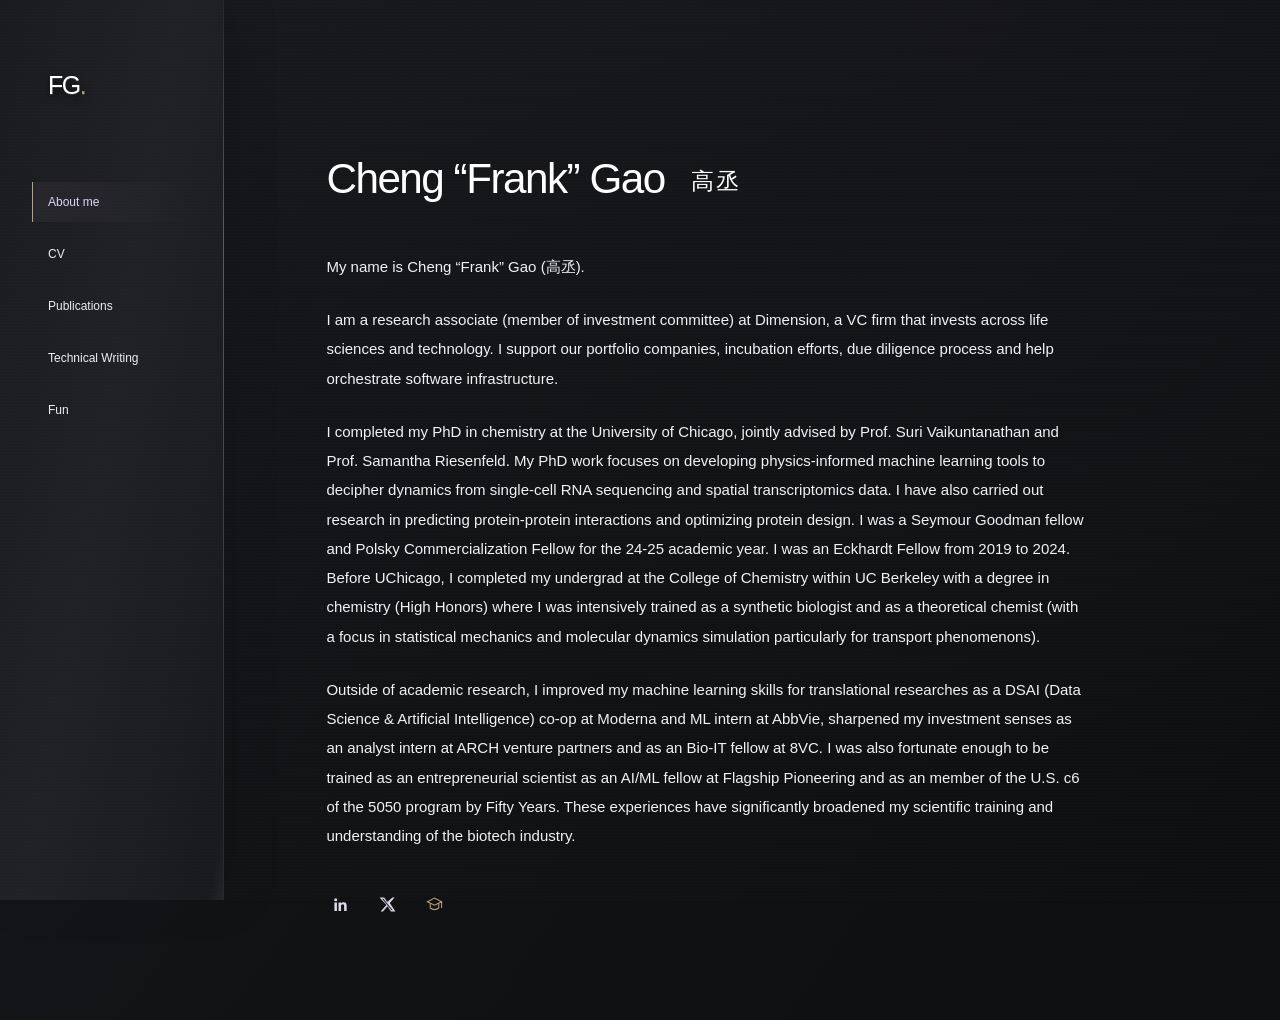
<file: index.html>
<!doctype html>
<html lang="en">
<head>
  <meta charset="utf-8">
  <meta name="viewport" content="width=device-width, initial-scale=1">
  <meta name="color-scheme" content="dark">
  <meta name="description" content="Cheng “Frank” Gao (高丞), computational scientist working across machine learning, statistical mechanics, and bioinformatics.">
  <title>About me — Cheng “Frank” Gao</title>
  <link rel="icon" href="./assets/gotchemistry.JPG" type="image/jpeg">
  <link rel="stylesheet" href="./assets/style.css">
  <script src="./assets/site.js" defer></script>
</head>
<body data-page="about">
  <a class="skip-link" href="#main">Skip to content</a>
  <aside class="sidebar">
    <a class="monogram" href="./about/" aria-label="Cheng Frank Gao home">FG<span>.</span></a>
    <nav aria-label="Main navigation">
        <a href="./about/" aria-current="page">About me</a>
        <a href="./cv/">CV</a>
        <a href="./publications/">Publications</a>
        <a href="./writing/">Technical Writing</a>
        <a href="./fun/">Fun</a>
    </nav>
  </aside>
  <main id="main">
    <div class="page-content">
        <h1>Cheng “Frank” Gao <span lang="zh">高丞</span></h1>
        <div class="bio">
          <p>My name is Cheng “Frank” Gao (高丞).</p>
          <p>I am a research associate (member of investment committee) at Dimension, a VC firm that invests across life sciences and technology. I support our portfolio companies, incubation efforts, due diligence process and help orchestrate software infrastructure.</p>
          <p>I completed my PhD in chemistry at the University of Chicago, jointly advised by Prof. Suri Vaikuntanathan and Prof. Samantha Riesenfeld. My PhD work focuses on developing physics-informed machine learning tools to decipher dynamics from single-cell RNA sequencing and spatial transcriptomics data. I have also carried out research in predicting protein-protein interactions and optimizing protein design. I was a Seymour Goodman fellow and Polsky Commercialization Fellow for the 24-25 academic year. I was an Eckhardt Fellow from 2019 to 2024. Before UChicago, I completed my undergrad at the College of Chemistry within UC Berkeley with a degree in chemistry (High Honors) where I was intensively trained as a synthetic biologist and as a theoretical chemist (with a focus in statistical mechanics and molecular dynamics simulation particularly for transport phenomenons).</p>
          <p>Outside of academic research, I improved my machine learning skills for translational researches as a DSAI (Data Science &amp; Artificial Intelligence) co-op at Moderna and ML intern at AbbVie, sharpened my investment senses as an analyst intern at ARCH venture partners and as an Bio-IT fellow at 8VC. I was also fortunate enough to be trained as an entrepreneurial scientist as an AI/ML fellow at Flagship Pioneering and as an member of the U.S. c6 of the 5050 program by Fifty Years. These experiences have significantly broadened my scientific training and understanding of the biotech industry.</p>
        </div>
        <div class="socials" aria-label="Social profiles">
          <a href="https://www.linkedin.com/in/chengfgao/" target="_blank" rel="noopener noreferrer" aria-label="LinkedIn" title="LinkedIn"><svg viewBox="0 0 24 24" fill="currentColor" aria-hidden="true"><path d="M5.2 3a2.2 2.2 0 1 0 0 4.4 2.2 2.2 0 0 0 0-4.4ZM3.4 9h3.6v12H3.4V9Zm5.8 0h3.5v1.6c.5-.9 1.7-1.9 3.5-1.9 3.8 0 4.5 2.4 4.5 5.5V21h-3.6v-6c0-1.4 0-3.2-2-3.2s-2.3 1.5-2.3 3.1V21H9.2V9Z"/></svg></a>
          <a href="https://x.com/ChemVagabond" target="_blank" rel="noopener noreferrer" aria-label="Twitter (X)" title="Twitter (X)"><svg viewBox="0 0 24 24" fill="currentColor" aria-hidden="true"><path d="M18.9 2H22l-6.8 7.8L23.2 22h-6.3l-4.9-7.4L5.5 22H2.3l8.2-9.4L.8 2h6.5l4.4 6.6L18.9 2ZM17.8 20h1.7L6.2 4H4.4l13.4 16Z"/></svg></a>
          <a href="https://scholar.google.com/citations?user=uSYpJtkAAAAJ&amp;hl=en" target="_blank" rel="noopener noreferrer" aria-label="Google Scholar" title="Google Scholar"><svg viewBox="0 0 24 24" fill="none" stroke="currentColor" stroke-width="1.5" aria-hidden="true"><path d="m2 8 10-5 10 5-10 5L2 8Zm4 2v7c4 3 8 3 12 0v-7M22 8v9"/></svg></a>
        </div>
    </div>
  </main>
</body>
</html>
</file>
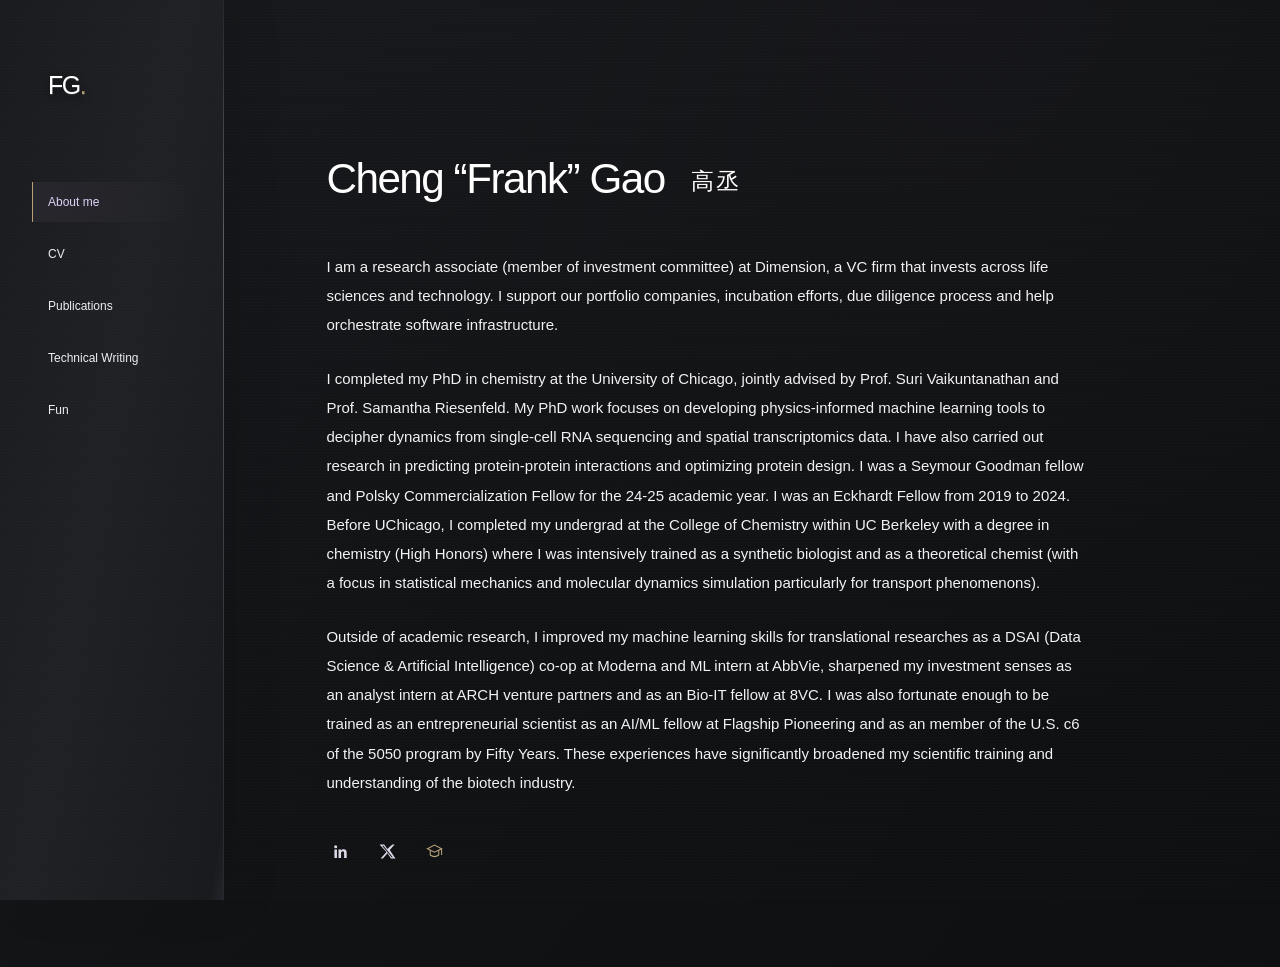
<file: about/index.html>
<!doctype html>
<html lang="en">
<head>
  <meta charset="utf-8">
  <meta name="viewport" content="width=device-width, initial-scale=1">
  <meta name="color-scheme" content="dark">
  <meta name="description" content="Cheng “Frank” Gao (高丞), computational scientist working across machine learning, statistical mechanics, and bioinformatics.">
  <title>About me — Cheng “Frank” Gao</title>
  <link rel="icon" href="../assets/gotchemistry.JPG" type="image/jpeg">
  <link rel="stylesheet" href="../assets/style.css">
  <script src="../assets/site.js" defer></script>
</head>
<body data-page="about">
  <a class="skip-link" href="#main">Skip to content</a>
  <aside class="sidebar">
    <a class="monogram" href="../about/" aria-label="Cheng Frank Gao home">FG<span>.</span></a>
    <nav aria-label="Main navigation">
        <a href="../about/" aria-current="page">About me</a>
        <a href="../cv/">CV</a>
        <a href="../publications/">Publications</a>
        <a href="../writing/">Technical Writing</a>
        <a href="../fun/">Fun</a>
    </nav>
  </aside>
  <main id="main">
    <div class="page-content">
        <h1>Cheng “Frank” Gao <span lang="zh">高丞</span></h1>
        <div class="bio">
          <p>I am a research associate (member of investment committee) at Dimension, a VC firm that invests across life sciences and technology. I support our portfolio companies, incubation efforts, due diligence process and help orchestrate software infrastructure.</p>
          <p>I completed my PhD in chemistry at the University of Chicago, jointly advised by Prof. Suri Vaikuntanathan and Prof. Samantha Riesenfeld. My PhD work focuses on developing physics-informed machine learning tools to decipher dynamics from single-cell RNA sequencing and spatial transcriptomics data. I have also carried out research in predicting protein-protein interactions and optimizing protein design. I was a Seymour Goodman fellow and Polsky Commercialization Fellow for the 24-25 academic year. I was an Eckhardt Fellow from 2019 to 2024. Before UChicago, I completed my undergrad at the College of Chemistry within UC Berkeley with a degree in chemistry (High Honors) where I was intensively trained as a synthetic biologist and as a theoretical chemist (with a focus in statistical mechanics and molecular dynamics simulation particularly for transport phenomenons).</p>
          <p>Outside of academic research, I improved my machine learning skills for translational researches as a DSAI (Data Science &amp; Artificial Intelligence) co-op at Moderna and ML intern at AbbVie, sharpened my investment senses as an analyst intern at ARCH venture partners and as an Bio-IT fellow at 8VC. I was also fortunate enough to be trained as an entrepreneurial scientist as an AI/ML fellow at Flagship Pioneering and as an member of the U.S. c6 of the 5050 program by Fifty Years. These experiences have significantly broadened my scientific training and understanding of the biotech industry.</p>
        </div>
        <div class="socials" aria-label="Social profiles">
          <a href="https://www.linkedin.com/in/chengfgao/" target="_blank" rel="noopener noreferrer" aria-label="LinkedIn" title="LinkedIn"><svg viewBox="0 0 24 24" fill="currentColor" aria-hidden="true"><path d="M5.2 3a2.2 2.2 0 1 0 0 4.4 2.2 2.2 0 0 0 0-4.4ZM3.4 9h3.6v12H3.4V9Zm5.8 0h3.5v1.6c.5-.9 1.7-1.9 3.5-1.9 3.8 0 4.5 2.4 4.5 5.5V21h-3.6v-6c0-1.4 0-3.2-2-3.2s-2.3 1.5-2.3 3.1V21H9.2V9Z"/></svg></a>
          <a href="https://x.com/ChemVagabond" target="_blank" rel="noopener noreferrer" aria-label="Twitter (X)" title="Twitter (X)"><svg viewBox="0 0 24 24" fill="currentColor" aria-hidden="true"><path d="M18.9 2H22l-6.8 7.8L23.2 22h-6.3l-4.9-7.4L5.5 22H2.3l8.2-9.4L.8 2h6.5l4.4 6.6L18.9 2ZM17.8 20h1.7L6.2 4H4.4l13.4 16Z"/></svg></a>
          <a href="https://scholar.google.com/citations?user=uSYpJtkAAAAJ&amp;hl=en" target="_blank" rel="noopener noreferrer" aria-label="Google Scholar" title="Google Scholar"><svg viewBox="0 0 24 24" fill="none" stroke="currentColor" stroke-width="1.5" aria-hidden="true"><path d="m2 8 10-5 10 5-10 5L2 8Zm4 2v7c4 3 8 3 12 0v-7M22 8v9"/></svg></a>
        </div>
    </div>
  </main>
</body>
</html>
</file>
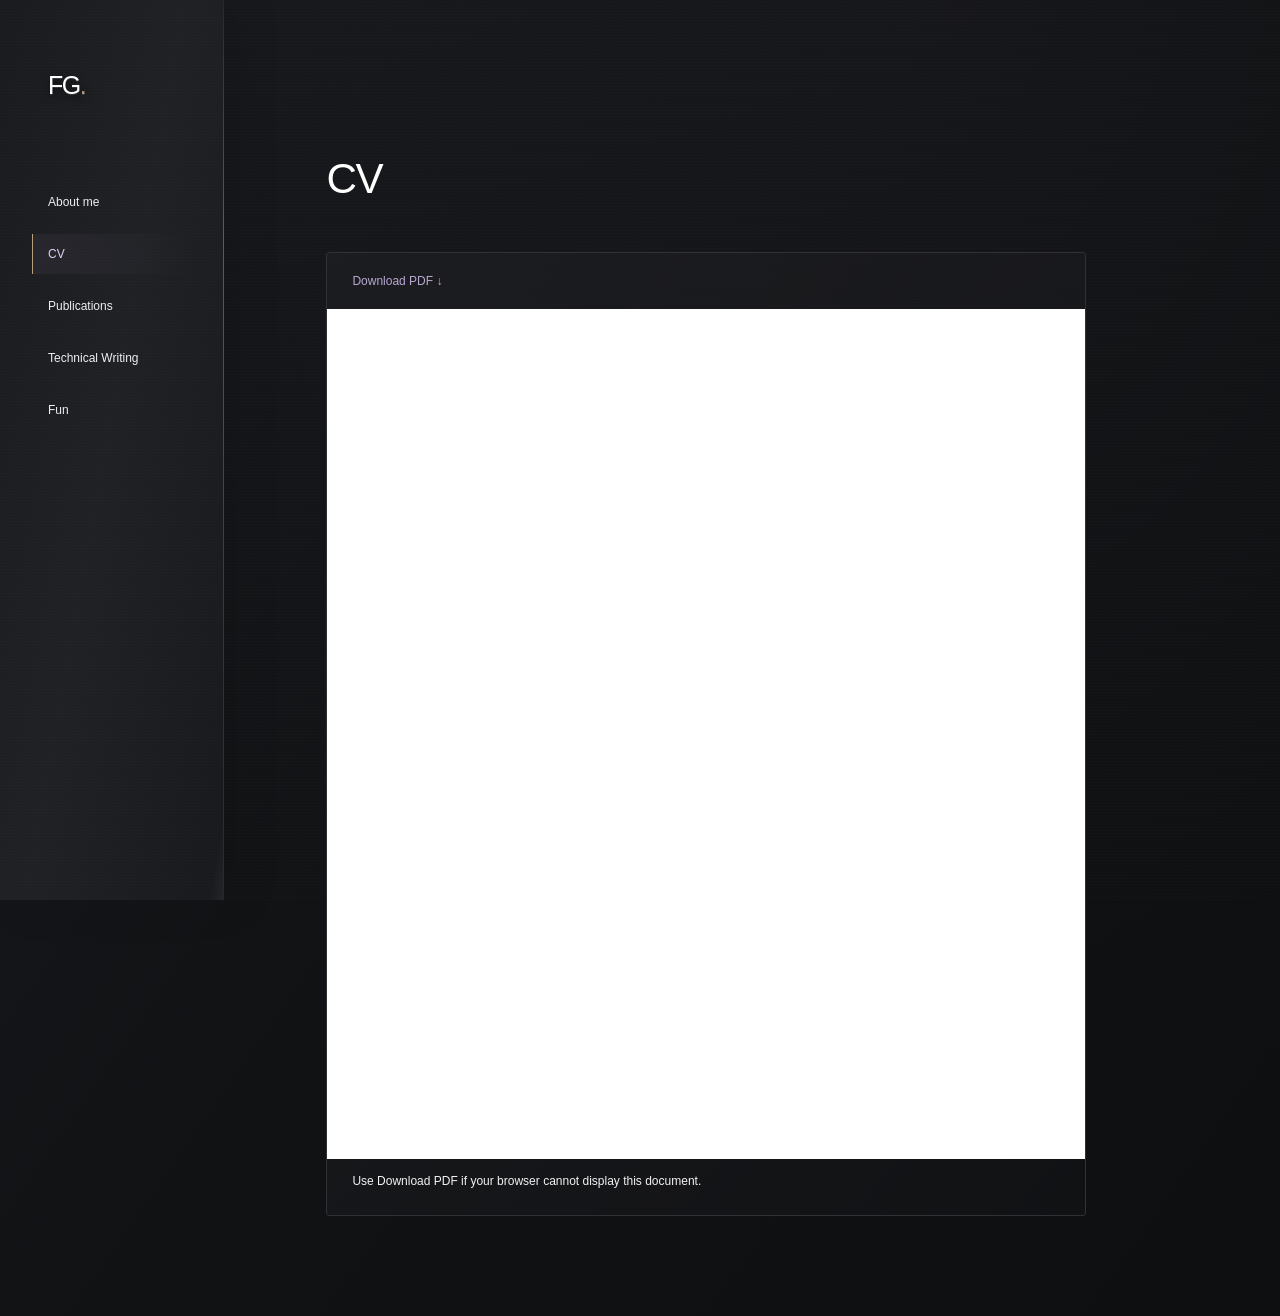
<file: cv/index.html>
<!doctype html>
<html lang="en">
<head>
  <meta charset="utf-8">
  <meta name="viewport" content="width=device-width, initial-scale=1">
  <meta name="color-scheme" content="dark">
  <meta name="description" content="Cheng “Frank” Gao (高丞), computational scientist working across machine learning, statistical mechanics, and bioinformatics.">
  <title>CV — Cheng “Frank” Gao</title>
  <link rel="icon" href="../assets/gotchemistry.JPG" type="image/jpeg">
  <link rel="stylesheet" href="../assets/style.css">
  <script src="../assets/site.js" defer></script>
</head>
<body data-page="cv">
  <a class="skip-link" href="#main">Skip to content</a>
  <aside class="sidebar">
    <a class="monogram" href="../about/" aria-label="Cheng Frank Gao home">FG<span>.</span></a>
    <nav aria-label="Main navigation">
        <a href="../about/">About me</a>
        <a href="../cv/" aria-current="page">CV</a>
        <a href="../publications/">Publications</a>
        <a href="../writing/">Technical Writing</a>
        <a href="../fun/">Fun</a>
    </nav>
  </aside>
  <main id="main">
    <div class="page-content">
        <h1>CV</h1>
        <section class="document-panel" aria-label="Curriculum vitae">
          <div class="document-toolbar">
            <a id="cv-download" class="text-link" href="./fg_cv_nov26.pdf" download>Download PDF ↓</a>
          </div>
          <iframe id="cv-frame" src="./fg_cv_nov26.pdf" title="Complete curriculum vitae"></iframe>
          <p id="cv-fallback" class="document-note">Use Download PDF if your browser cannot display this document.</p>
        </section>
    </div>
  </main>
</body>
</html>
</file>
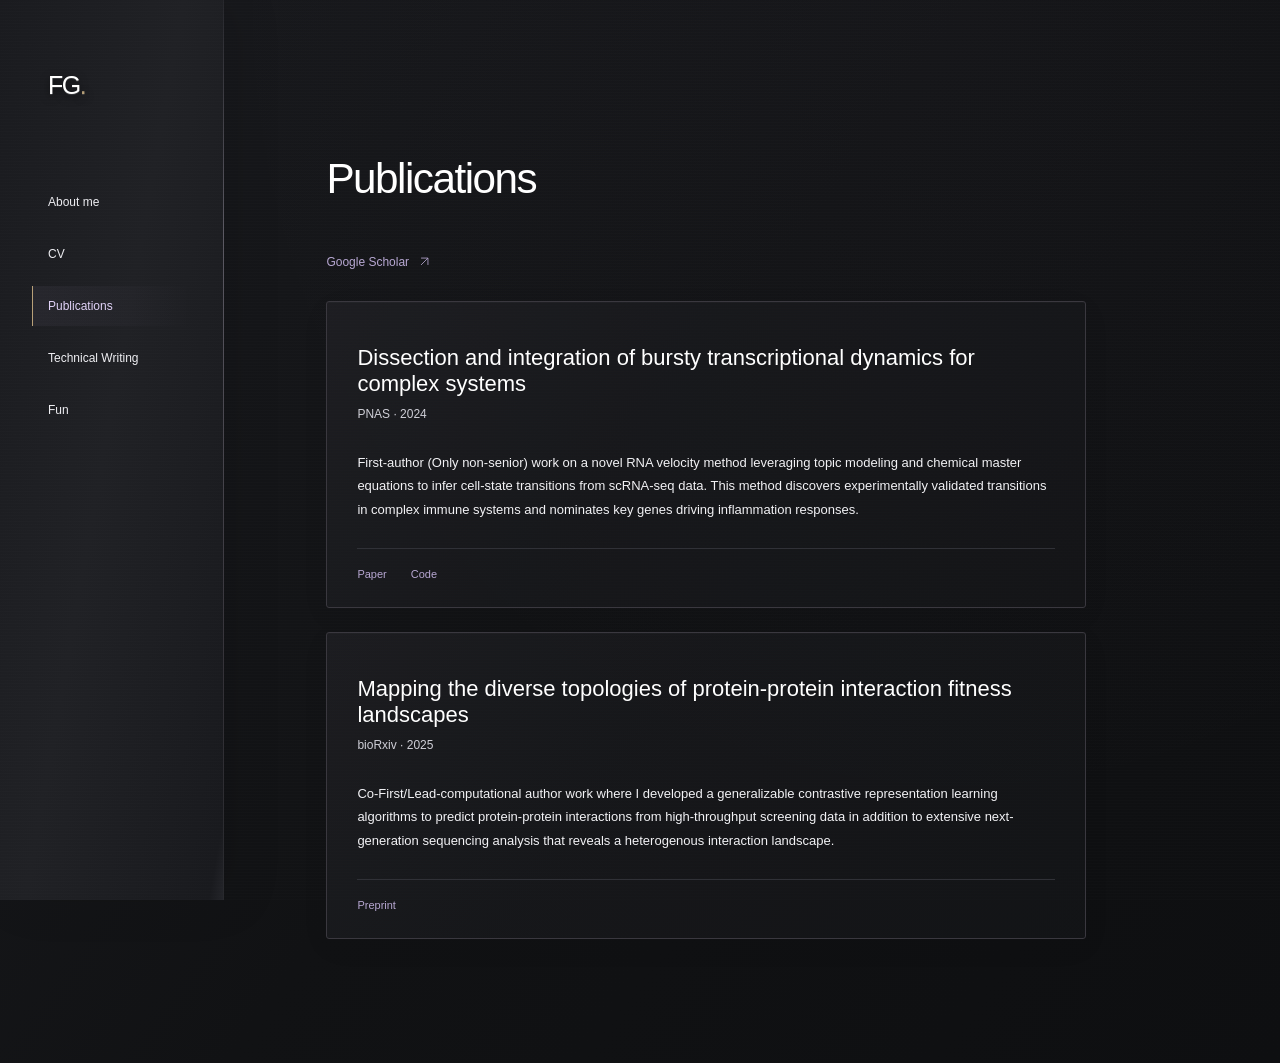
<file: projects/index.html>
<!doctype html>
<html lang="en">
<head>
  <meta charset="utf-8">
  <meta http-equiv="refresh" content="0; url=../publications/">
  <link rel="canonical" href="../publications/">
  <title>Publications — Cheng “Frank” Gao</title>
</head>
<body>
  <p><a href="../publications/">Continue to Publications</a></p>
</body>
</html>
</file>
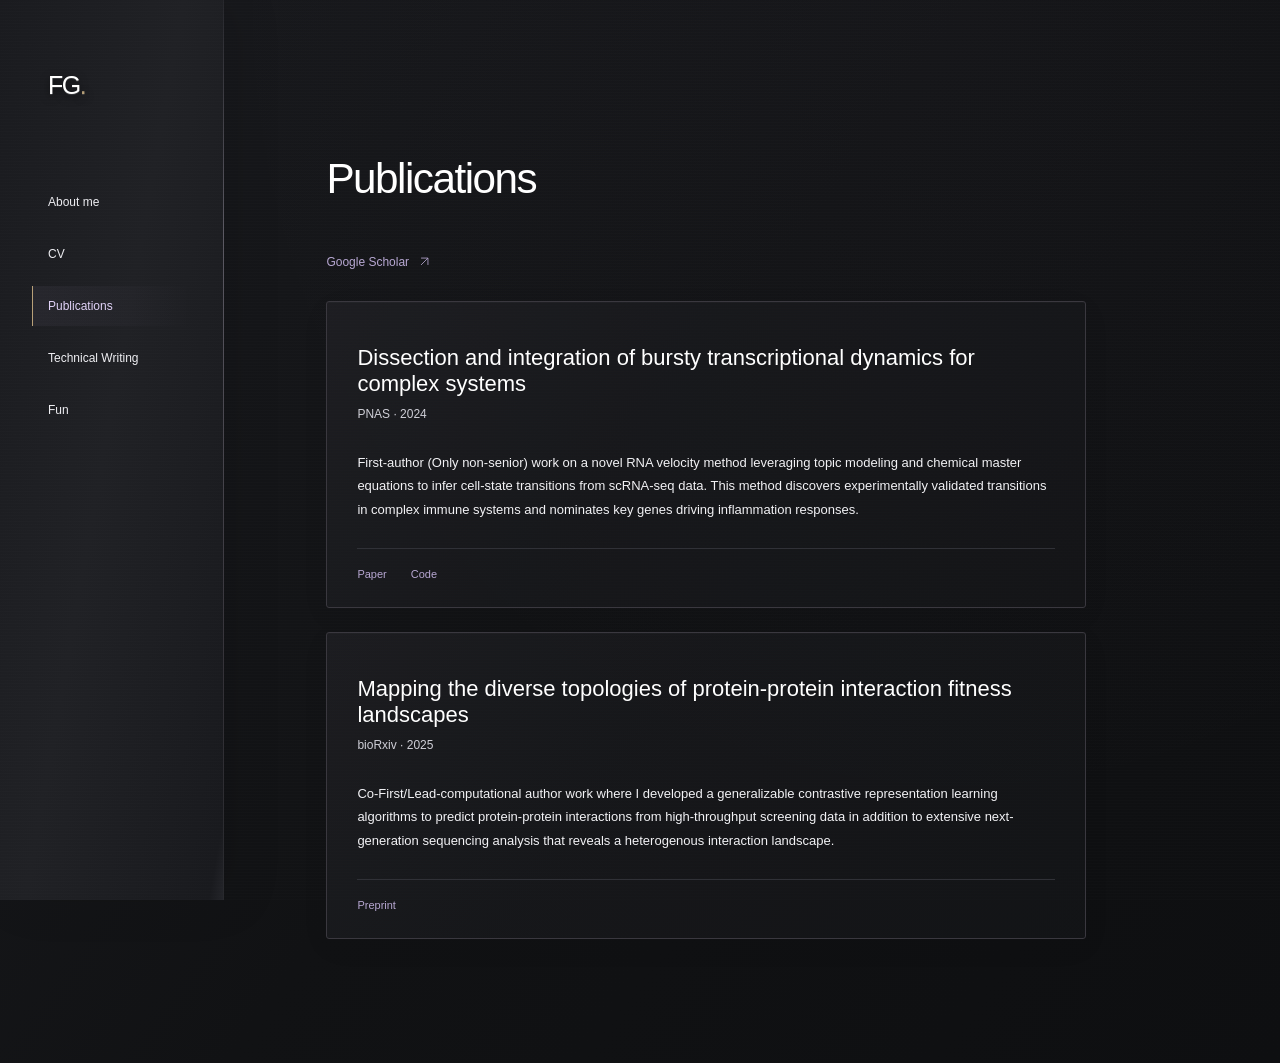
<file: publications/index.html>
<!doctype html>
<html lang="en">
<head>
  <meta charset="utf-8">
  <meta name="viewport" content="width=device-width, initial-scale=1">
  <meta name="color-scheme" content="dark">
  <meta name="description" content="Cheng “Frank” Gao (高丞), computational scientist working across machine learning, statistical mechanics, and bioinformatics.">
  <title>Publications — Cheng “Frank” Gao</title>
  <link rel="icon" href="../assets/gotchemistry.JPG" type="image/jpeg">
  <link rel="stylesheet" href="../assets/style.css">
  <script src="../assets/site.js" defer></script>
</head>
<body data-page="publications">
  <a class="skip-link" href="#main">Skip to content</a>
  <aside class="sidebar">
    <a class="monogram" href="../about/" aria-label="Cheng Frank Gao home">FG<span>.</span></a>
    <nav aria-label="Main navigation">
        <a href="../about/">About me</a>
        <a href="../cv/">CV</a>
        <a href="../publications/" aria-current="page">Publications</a>
        <a href="../writing/">Technical Writing</a>
        <a href="../fun/">Fun</a>
    </nav>
  </aside>
  <main id="main">
    <div class="page-content">
        <h1>Publications</h1>
        <a class="text-link scholar-link" href="https://scholar.google.com/citations?user=uSYpJtkAAAAJ&amp;hl=en" target="_blank" rel="noopener noreferrer">Google Scholar <svg class="arrow" viewBox="0 0 16 16" fill="none" stroke="currentColor" stroke-width="1.2" aria-hidden="true"><path d="M3 13 13 3M3 3h10v10"/></svg></a>
        <article class="work-card">
          <h2>Dissection and integration of bursty transcriptional dynamics for complex systems</h2>
          <p class="metadata">PNAS · 2024</p>
          <section><p>First-author (Only non-senior) work on a novel RNA velocity method leveraging topic modeling and chemical master equations to infer cell-state transitions from scRNA-seq data. This method discovers experimentally validated transitions in complex immune systems and nominates key genes driving inflammation responses.</p></section>
          <div class="card-links">
            <a href="https://www.pnas.org/doi/abs/10.1073/pnas.2306901121" target="_blank" rel="noopener noreferrer">Paper</a>
            <a href="https://github.com/chengfgao/TopicVelo" target="_blank" rel="noopener noreferrer">Code</a>
          </div>
        </article>
        <article class="work-card">
          <h2>Mapping the diverse topologies of protein-protein interaction fitness landscapes</h2>
          <p class="metadata">bioRxiv · 2025</p>
          <section><p>Co-First/Lead-computational author work where I developed a generalizable contrastive representation learning algorithms to predict protein-protein interactions from high-throughput screening data in addition to extensive next-generation sequencing analysis that reveals a heterogenous interaction landscape.</p></section>
          <div class="card-links">
            <a href="https://www.biorxiv.org/content/10.1101/2025.10.14.682342v1" target="_blank" rel="noopener noreferrer">Preprint</a>
          </div>
        </article>
    </div>
  </main>
</body>
</html>
</file>
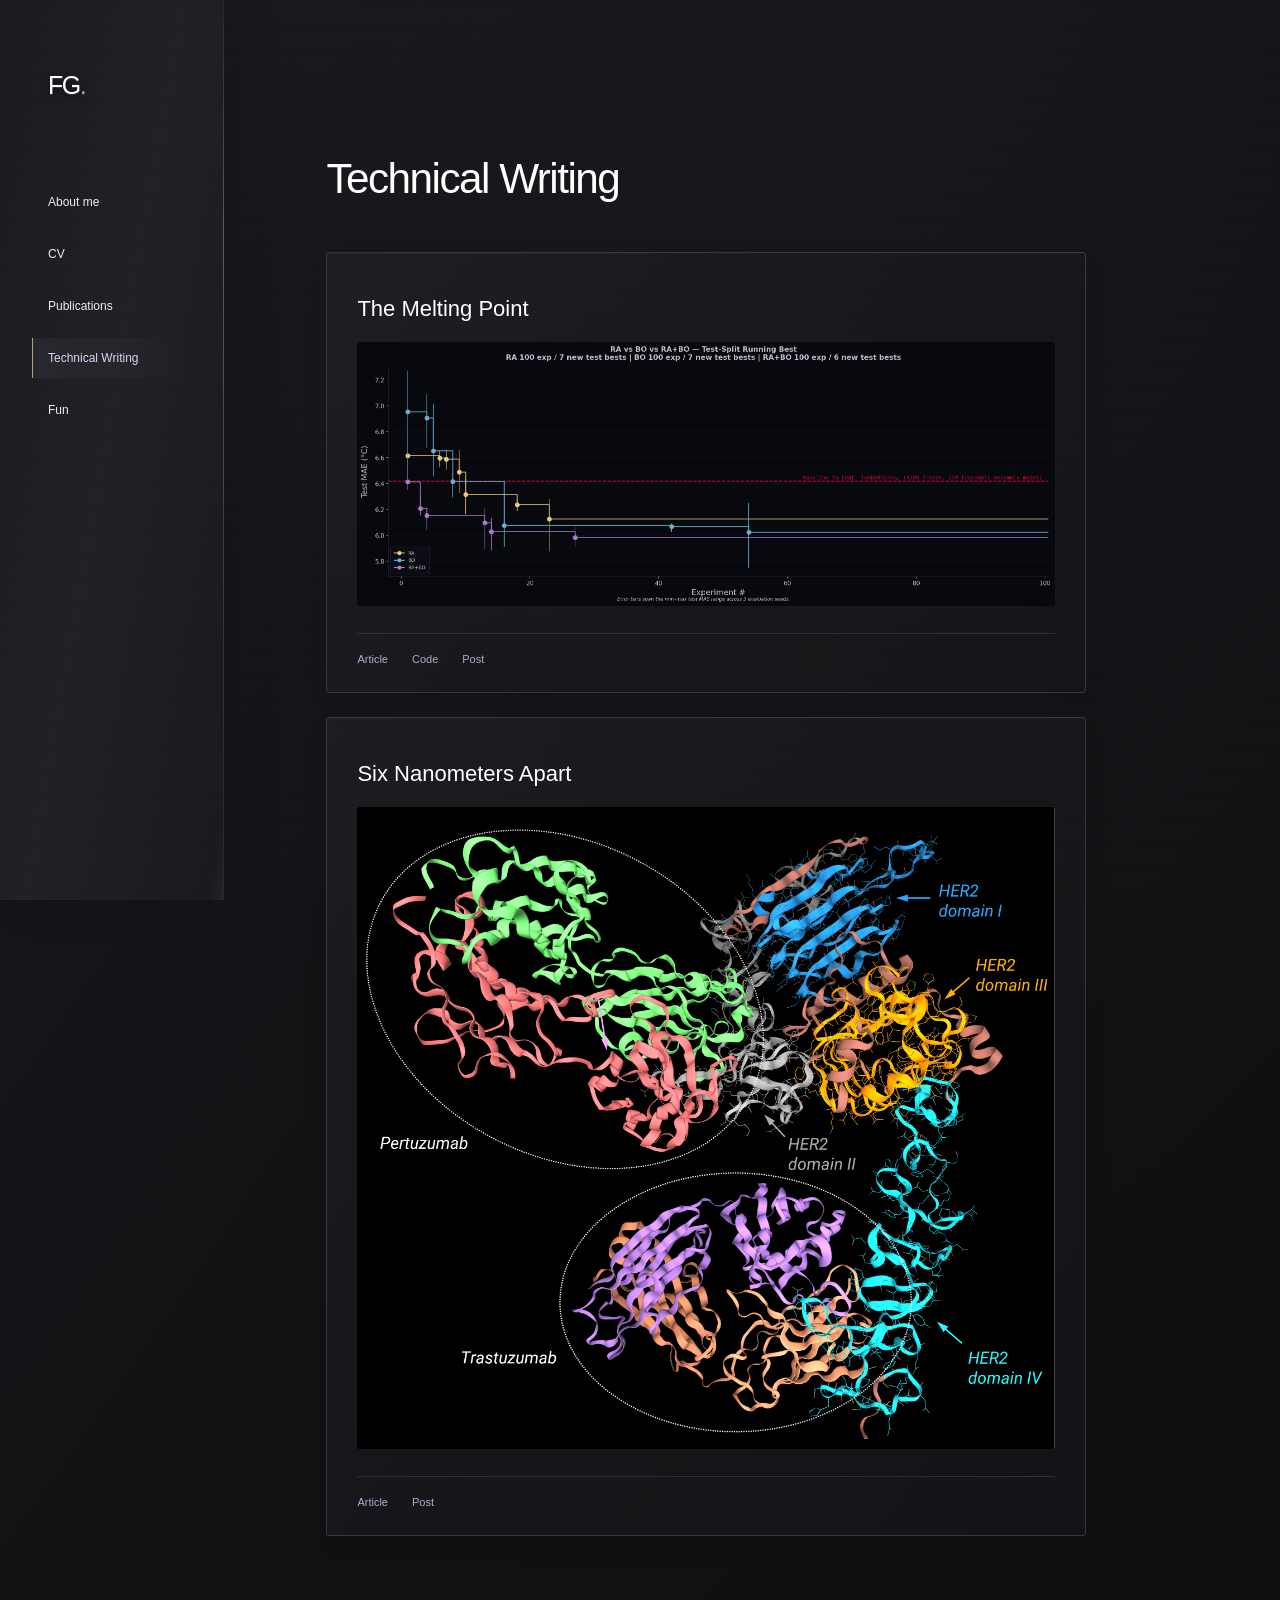
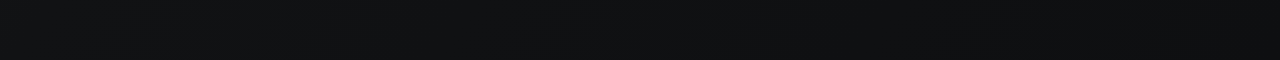
<file: writing/index.html>
<!doctype html>
<html lang="en">
<head>
  <meta charset="utf-8">
  <meta name="viewport" content="width=device-width, initial-scale=1">
  <meta name="color-scheme" content="dark">
  <meta name="description" content="Cheng “Frank” Gao (高丞), computational scientist working across machine learning, statistical mechanics, and bioinformatics.">
  <title>Technical Writing — Cheng “Frank” Gao</title>
  <link rel="icon" href="../assets/gotchemistry.JPG" type="image/jpeg">
  <link rel="stylesheet" href="../assets/style.css">
  <script src="../assets/site.js" defer></script>
</head>
<body data-page="writing">
  <a class="skip-link" href="#main">Skip to content</a>
  <aside class="sidebar">
    <a class="monogram" href="../about/" aria-label="Cheng Frank Gao home">FG<span>.</span></a>
    <nav aria-label="Main navigation">
        <a href="../about/">About me</a>
        <a href="../cv/">CV</a>
        <a href="../publications/">Publications</a>
        <a href="../writing/" aria-current="page">Technical Writing</a>
        <a href="../fun/">Fun</a>
    </nav>
  </aside>
  <main id="main">
    <div class="page-content">
        <h1>Technical Writing</h1>
        <article class="work-card">
          <h2>The Melting Point</h2>
          <a class="preview-link" href="https://research.dimensioncap.com/p/the-melting-point" target="_blank" rel="noopener noreferrer">
            <img class="work-preview" src="../assets/melting-point-preview.png" alt="Test-split running best prediction error for RA, BO, and RA+BO across 100 experiments, compared with the TemBERTure baseline." width="2589" height="980" loading="lazy">
          </a>
          <div class="card-links">
            <a href="https://research.dimensioncap.com/p/the-melting-point" target="_blank" rel="noopener noreferrer">Article</a>
            <a href="https://github.com/DimensionCap/autoresearch_thermo" target="_blank" rel="noopener noreferrer">Code</a>
            <a href="https://www.linkedin.com/feed/update/urn:li:activity:7517970785030832128/" target="_blank" rel="noopener noreferrer">Post</a>
          </div>
        </article>
        <article class="work-card">
          <h2>Six Nanometers Apart</h2>
          <a class="preview-link" href="https://research.dimensioncap.com/p/six-nanometers-apart" target="_blank" rel="noopener noreferrer">
            <img class="work-preview" src="../assets/six-nanometers-preview.webp" alt="Molecular structure of HER2 with pertuzumab and trastuzumab, showing HER2 domains I through IV." width="2500" height="2301" loading="lazy">
          </a>
          <div class="card-links">
            <a href="https://research.dimensioncap.com/p/six-nanometers-apart" target="_blank" rel="noopener noreferrer">Article</a>
            <a href="https://lnkd.in/p/eSCR9Y-5" target="_blank" rel="noopener noreferrer">Post</a>
          </div>
        </article>
    </div>
  </main>
</body>
</html>
</file>
<file: assets/style.css>
:root {
  --bg: #101113;
  --white: #ffffff;
  --text: #f2f2f5;
  --muted: #d0d0d8;
  --purple: #b8a8d3;
  --gold: #b8a078;
  --line: #303137;
  --sidebar: 224px;
}
* { box-sizing: border-box; }
html { min-height: 100%; }
body {
  margin: 0;
  min-height: 100vh;
  color: var(--text);
  background:
    radial-gradient(ellipse at 75% 0%, #ac9cc908, transparent 56%),
    linear-gradient(125deg, #191a1e 0%, #111214 48%, #0e0f11 100%);
  font-family: Arial, Helvetica, sans-serif;
  -webkit-font-smoothing: antialiased;
}
/* A quiet brushed finish, with no images or external assets. */
body::before {
  content: '';
  position: fixed;
  inset: 0;
  background: repeating-linear-gradient(0deg, #ffffff03 0, #ffffff03 1px, transparent 1px, transparent 3px);
  pointer-events: none;
  z-index: -1;
}
a { color: inherit; text-decoration: none; }
a:hover { color: var(--white); }
a:focus-visible { outline: 2px solid var(--purple); outline-offset: 6px; }
[hidden] { display: none !important; }
.sidebar {
  position: fixed;
  inset: 0 auto 0 0;
  width: var(--sidebar);
  padding: 71px 32px;
  background:
    repeating-linear-gradient(0deg, #ffffff02 0, #ffffff02 1px, transparent 1px, transparent 3px),
    linear-gradient(100deg, #1a1b1f, #202125 48%, #191a1e 96%, #24252a);
  box-shadow: 12px 0 45px #0000001a;
  overflow-y: auto;
}
.sidebar::after {
  content: '';
  position: absolute;
  top: 0; bottom: 0; right: 0;
  width: 1px;
  background: linear-gradient(#44434c33, #85818e99 26%, #343238 75%, #28292d);
}
.monogram {
  display: inline-block;
  margin-left: 16px;
  font-size: 25px;
  font-weight: 500;
  letter-spacing: -1.5px;
  color: #ffffff;
  text-shadow: 0 1px 0 #ffffff24, 0 3px 9px #0009;
}
.monogram span { color: var(--gold); }
nav { display: flex; flex-direction: column; gap: 12px; margin-top: 82px; }
nav a {
  display: block;
  border-left: 1px solid transparent;
  padding: 11px 15px;
  font-size: 12px;
  line-height: 1.5;
  color: #eeeeF2;
  transition: color .15s, background .15s;
}
nav a[aria-current] {
  border-left-color: var(--gold);
  color: #e0d2f7;
  background: linear-gradient(90deg, #b8a8d310, transparent);
}
main { margin-left: var(--sidebar); padding: 153px 8vw 100px; }
.page-content { max-width: 760px; }
h1 {
  color: var(--white);
  font-size: clamp(29px, 3.3vw, 46px);
  line-height: 1.25;
  font-weight: 400;
  letter-spacing: -1.5px;
  margin: 0 0 46px;

}
h1 [lang] { display: inline-block; margin-left: 16px; font-size: .55em; letter-spacing: 2px; vertical-align: middle; }
.bio p { margin: 0 0 24px; font-size: 15px; line-height: 1.95; }
.bio p:last-child { margin-bottom: 0; }
.socials { display: flex; gap: 19px; margin-top: 38px; align-items: center; }
.socials a { display: inline-flex; align-items: center; justify-content: center; min-width: 28px; height: 32px; color: #ded9e9; }
.socials a:hover { color: var(--purple); }
.socials svg { width: 17px; height: 17px; }
.socials a:last-child { color: var(--gold); }
.arrow { width: 11px; height: 11px; vertical-align: middle; }
.text-link { display: inline-flex; gap: 10px; align-items: center; font-size: 12px; color: var(--purple); }
.scholar-link { margin-top: -20px; margin-bottom: 32px; }
.work-card {
  border: 1px solid #3a383f;
  border-radius: 3px;
  padding: 27px 30px;
  margin-bottom: 24px;
  background: linear-gradient(125deg, #26262b80, #1c1d2180 40%, #17181b80);
  box-shadow: inset 0 1px 0 #ffffff05, 0 8px 32px #0000000a;
}
.preview-link { display: block; margin-top: 20px; }
.work-preview { display: block; width: 100%; height: auto; border-radius: 3px; }
.template-label { color: var(--gold); font-size: 10px; letter-spacing: .6px; }
h2 { font-size: 22px; font-weight: 400; color: var(--white); margin: 16px 0 10px; }
.metadata { font-size: 12px; color: var(--muted); margin: 0 0 30px; }
.work-card section { margin-top: 22px; }
h3 { margin: 0 0 8px; color: var(--purple); font-weight: 400; font-size: 12px; }
.work-card section p { font-size: 13px; line-height: 1.8; margin: 0; }
.card-links { display: flex; flex-wrap: wrap; gap: 24px; border-top: 1px solid var(--line); margin-top: 27px; padding-top: 19px; color: var(--muted); font-size: 11px; }
.card-links a { color: var(--purple); }
.document-panel { border: 1px solid var(--line); border-radius: 3px; background: linear-gradient(130deg, #21222688, #16171a66); overflow: hidden; }
.document-toolbar { padding: 21px 25px; font-size: 12px; }
.muted { color: var(--muted); }
.document-empty { display: grid; place-items: center; height: 340px; }
.document-empty svg { width: 42px; height: 49px; color: #5c5868; }
iframe { display: block; width: 100%; height: 850px; border: 0; background: white; }
.document-note { font-size: 12px; padding: 0 25px 12px; line-height: 1.7; }
.skip-link { position: fixed; top: -100px; left: 20px; background: var(--purple); color: #111; padding: 10px; z-index: 10; }
.skip-link:focus { top: 15px; }
@media (min-width: 1600px) { main { padding-left: 130px; } }
@media (max-width: 1000px) {
  :root { --sidebar: 180px; }
  .sidebar { padding: 50px 20px; }
  main { padding: 115px 6vw 80px; }
  h1 { font-size: 33px; }
  .bio p { font-size: 14px; }
}
/* Navigation stays on the left, including narrow screens. */
@media (max-width: 600px) {
  :root { --sidebar: 104px; }
  .sidebar { padding: 34px 9px; }
  .monogram { margin-left: 11px; font-size: 22px; }
  nav { margin-top: 48px; gap: 11px; }
  nav a { padding: 10px 10px; font-size: 10px; }
  main { padding: 99px 23px 55px; }
  h1 { font-size: 29px; margin-bottom: 31px; letter-spacing: -1px; }
  h1 [lang] { display: block; margin: 12px 0 0; font-size: 18px; }
  .bio p { font-size: 13px; line-height: 1.9; margin-bottom: 23px; }
  .socials { gap: 12px; margin-top: 28px; }
  .work-card { padding: 18px 15px; }
  h2 { font-size: 20px; overflow-wrap: anywhere; }
  .card-links { gap: 12px; }
  .document-toolbar { padding: 17px; }
  .document-empty { height: 230px; }
}
@media (prefers-reduced-motion: reduce) { * { transition: none !important; } }
</file>
